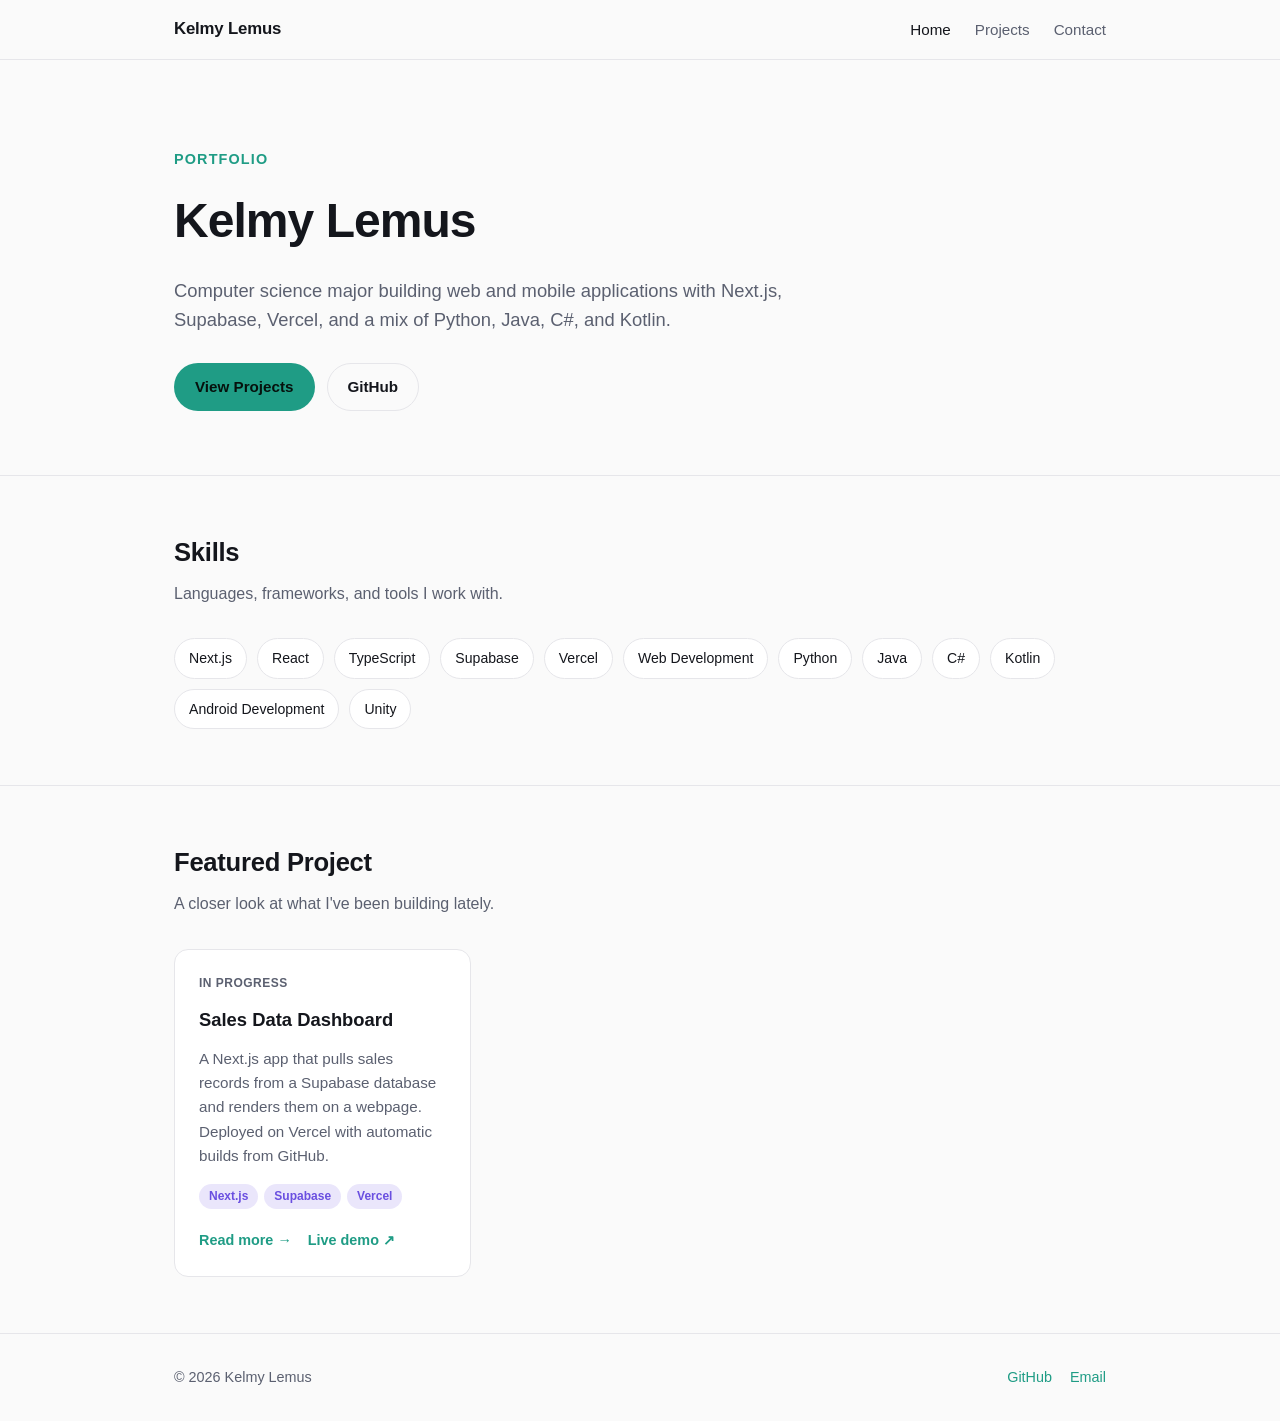
<file: index.html>
<!doctype html>
<html lang="en">
<head>
  <meta charset="UTF-8" />
  <meta name="viewport" content="width=device-width, initial-scale=1.0" />
  <title>Kelmy Lemus</title>
  <meta name="description" content="Portfolio of Kelmy Lemus, a computer science major building web and mobile applications." />
  <link rel="stylesheet" href="assets/style.css" />
</head>
<body>
  <header class="site">
    <nav class="site">
      <a class="brand" href="index.html">Kelmy Lemus</a>
      <ul class="nav-links">
        <li><a href="index.html" class="active">Home</a></li>
        <li><a href="projects.html">Projects</a></li>
        <li><a href="#contact">Contact</a></li>
      </ul>
    </nav>
  </header>

  <main>
    <section class="hero" style="border-top: none;">
      <div class="wrap">
        <p class="eyebrow">Portfolio</p>
        <h1>Kelmy Lemus</h1>
        <p class="lede">
          Computer science major building web and mobile applications with
          Next.js, Supabase, Vercel, and a mix of Python, Java, C#, and Kotlin.
        </p>
        <div class="cta-row">
          <a class="btn btn-primary" href="projects.html">View Projects</a>
          <a class="btn btn-ghost" href="https://github.com/kelmyrl" target="_blank" rel="noopener">GitHub</a>
        </div>
      </div>
    </section>

    <section id="skills">
      <div class="wrap">
        <h2>Skills</h2>
        <p class="section-sub">Languages, frameworks, and tools I work with.</p>
        <div class="skills-grid">
          <span class="skill-tag">Next.js</span>
          <span class="skill-tag">React</span>
          <span class="skill-tag">TypeScript</span>
          <span class="skill-tag">Supabase</span>
          <span class="skill-tag">Vercel</span>
          <span class="skill-tag">Web Development</span>
          <span class="skill-tag">Python</span>
          <span class="skill-tag">Java</span>
          <span class="skill-tag">C#</span>
          <span class="skill-tag">Kotlin</span>
          <span class="skill-tag">Android Development</span>
          <span class="skill-tag">Unity</span>
        </div>
      </div>
    </section>

    <section id="featured-projects">
      <div class="wrap">
        <h2>Featured Project</h2>
        <p class="section-sub">A closer look at what I've been building lately.</p>
        <div class="project-grid">
          <article class="card">
            <span class="status">In Progress</span>
            <h3>Sales Data Dashboard</h3>
            <p>
              A Next.js app that pulls sales records from a Supabase database
              and renders them on a webpage. Deployed on Vercel with
              automatic builds from GitHub.
            </p>
            <div class="tags">
              <span class="tag">Next.js</span>
              <span class="tag">Supabase</span>
              <span class="tag">Vercel</span>
            </div>
            <div class="links">
              <a href="projects/vercel-sales-app.html">Read more &rarr;</a>
              <a href="https://semapi-three.vercel.app/" target="_blank" rel="noopener">Live demo &#8599;</a>
            </div>
          </article>
        </div>
      </div>
    </section>
  </main>

  <footer class="site" id="contact">
    <div class="wrap">
      <span>&copy; 2026 Kelmy Lemus</span>
      <div class="links">
        <a href="https://github.com/kelmyrl" target="_blank" rel="noopener">GitHub</a>
        <a href="mailto:betykelmi@gmail.com">Email</a>
      </div>
    </div>
  </footer>
</body>
</html>
</file>
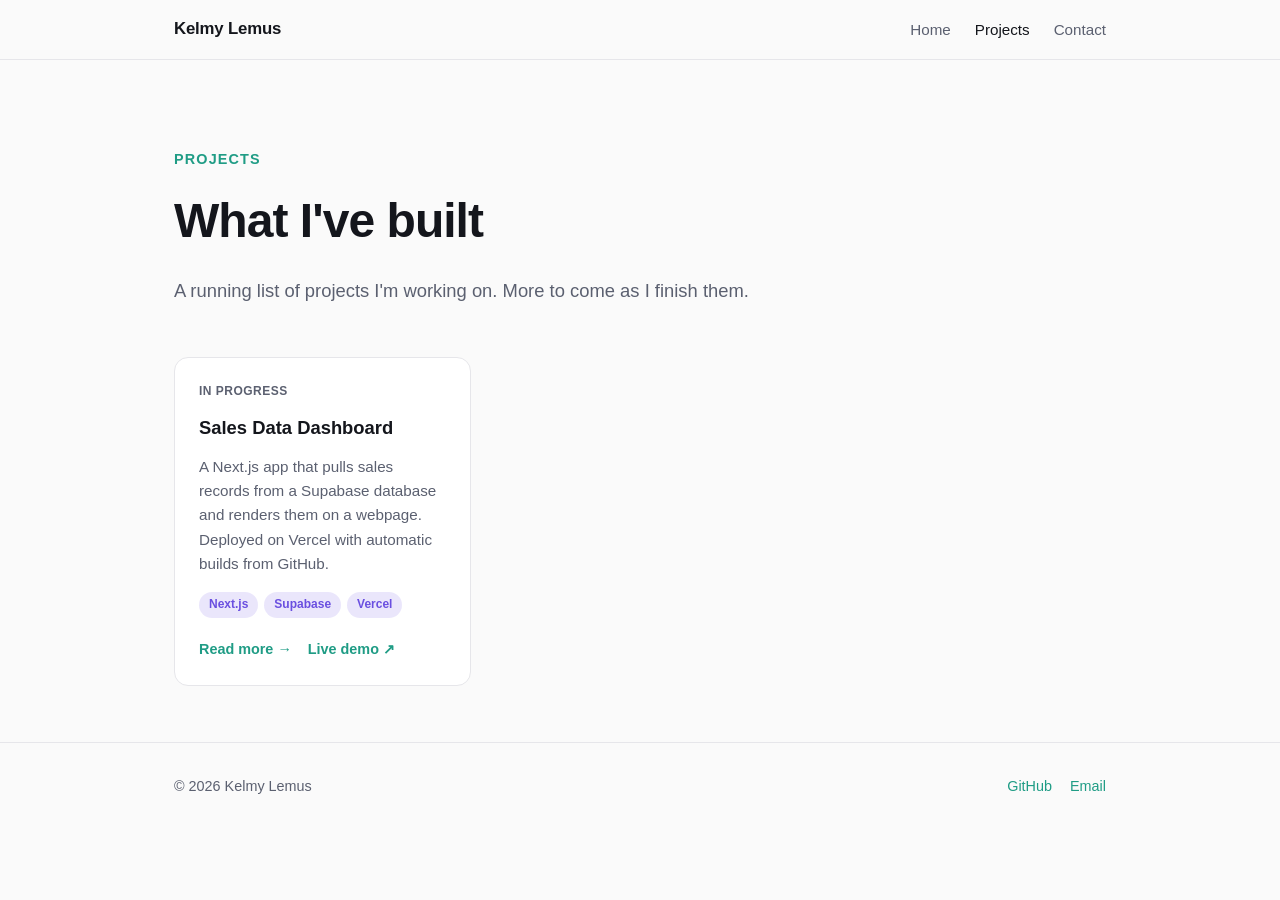
<file: projects.html>
<!doctype html>
<html lang="en">
<head>
  <meta charset="UTF-8" />
  <meta name="viewport" content="width=device-width, initial-scale=1.0" />
  <title>Projects &middot; Kelmy Lemus</title>
  <meta name="description" content="Projects built by Kelmy Lemus." />
  <link rel="stylesheet" href="assets/style.css" />
</head>
<body>
  <header class="site">
    <nav class="site">
      <a class="brand" href="index.html">Kelmy Lemus</a>
      <ul class="nav-links">
        <li><a href="index.html">Home</a></li>
        <li><a href="projects.html" class="active">Projects</a></li>
        <li><a href="index.html#contact">Contact</a></li>
      </ul>
    </nav>
  </header>

  <main>
    <section class="hero" style="border-top: none; padding-bottom: 24px;">
      <div class="wrap">
        <p class="eyebrow">Projects</p>
        <h1>What I've built</h1>
        <p class="lede">A running list of projects I'm working on. More to come as I finish them.</p>
      </div>
    </section>

    <section style="border-top: none; padding-top: 0;">
      <div class="wrap">
        <div class="project-grid">
          <article class="card">
            <span class="status">In Progress</span>
            <h3>Sales Data Dashboard</h3>
            <p>
              A Next.js app that pulls sales records from a Supabase database
              and renders them on a webpage. Deployed on Vercel with
              automatic builds from GitHub.
            </p>
            <div class="tags">
              <span class="tag">Next.js</span>
              <span class="tag">Supabase</span>
              <span class="tag">Vercel</span>
            </div>
            <div class="links">
              <a href="projects/vercel-sales-app.html">Read more &rarr;</a>
              <a href="https://semapi-three.vercel.app/" target="_blank" rel="noopener">Live demo &#8599;</a>
            </div>
          </article>
        </div>
      </div>
    </section>
  </main>

  <footer class="site" id="contact">
    <div class="wrap">
      <span>&copy; 2026 Kelmy Lemus</span>
      <div class="links">
        <a href="https://github.com/kelmyrl" target="_blank" rel="noopener">GitHub</a>
        <a href="mailto:betykelmi@gmail.com">Email</a>
      </div>
    </div>
  </footer>
</body>
</html>
</file>
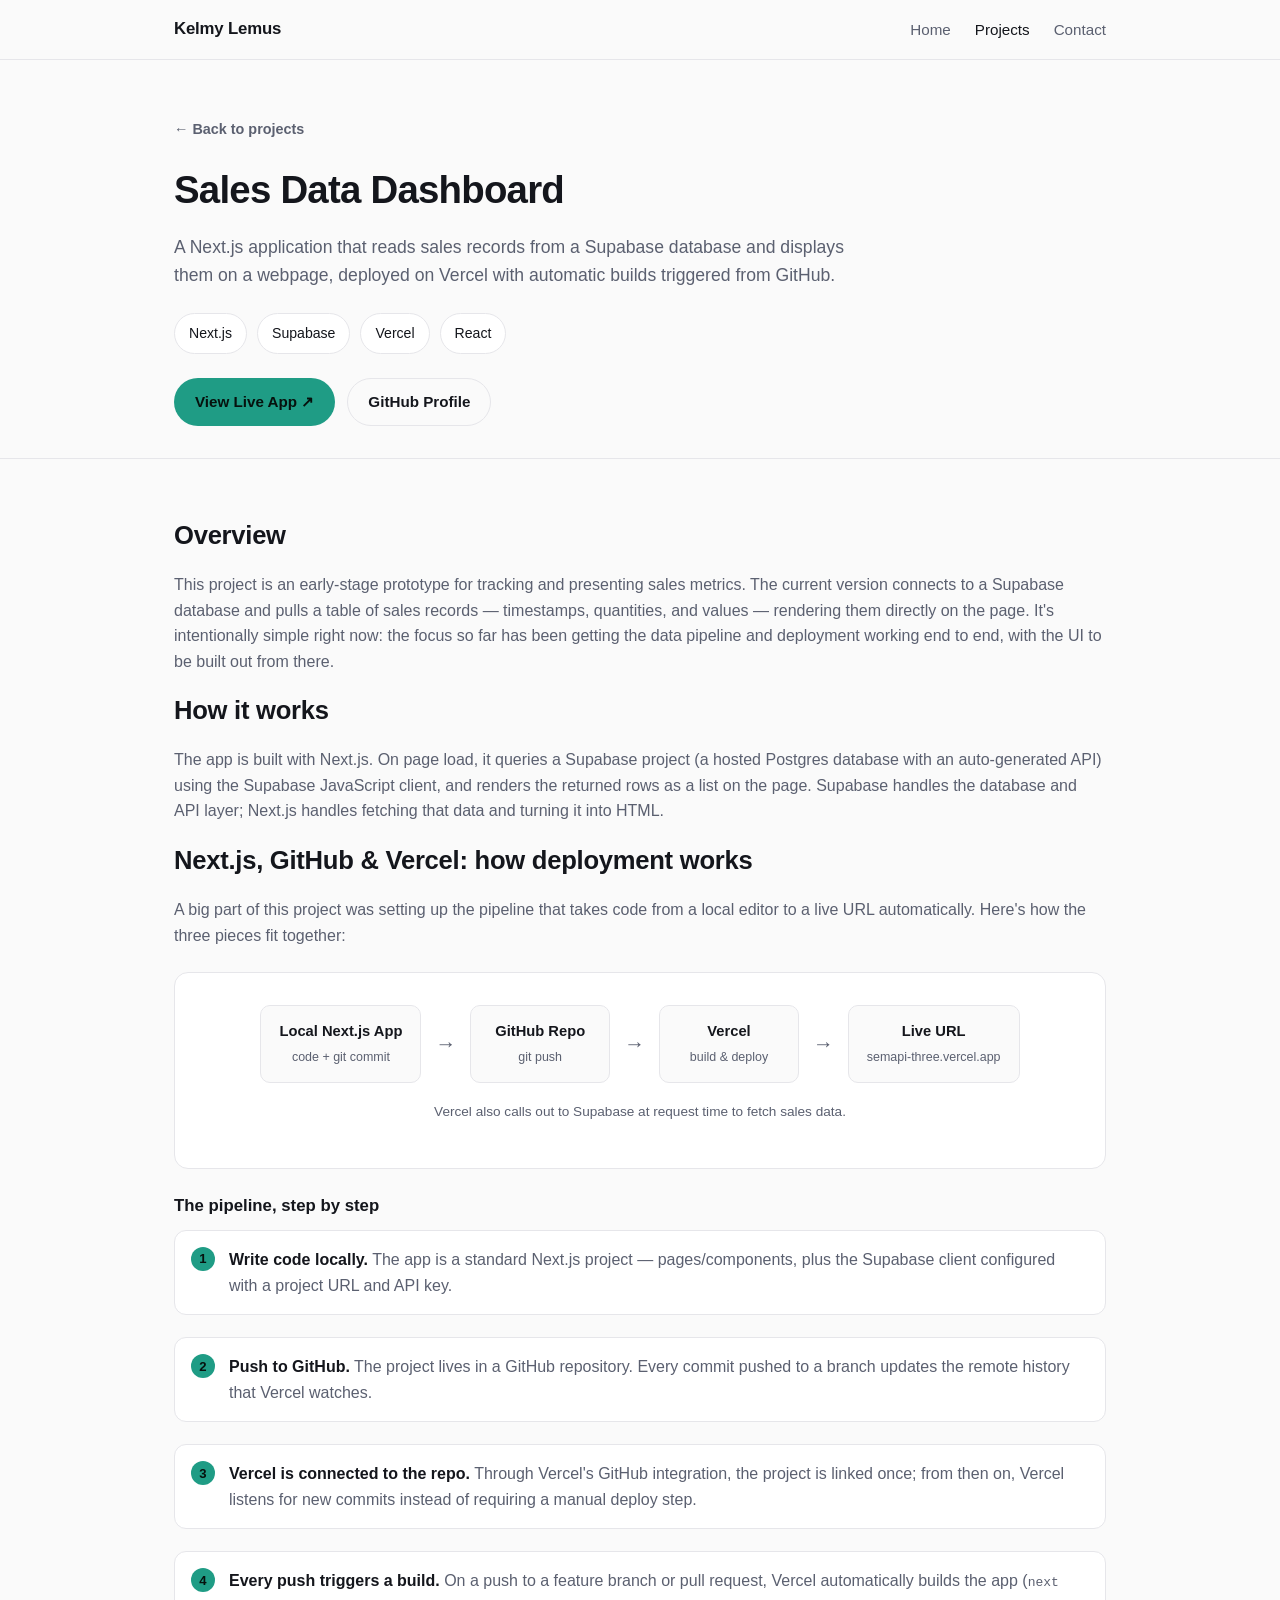
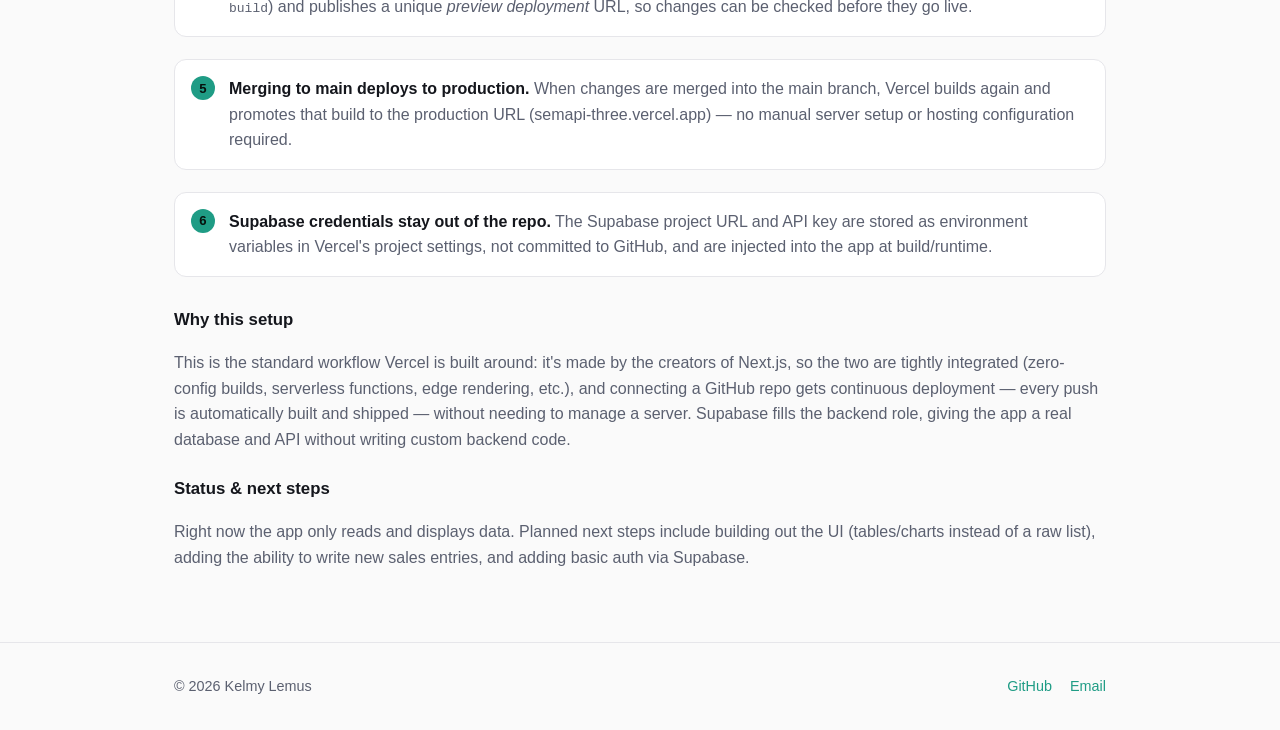
<file: projects/vercel-sales-app.html>
<!doctype html>
<html lang="en">
<head>
  <meta charset="UTF-8" />
  <meta name="viewport" content="width=device-width, initial-scale=1.0" />
  <title>Sales Data Dashboard &middot; Kelmy Lemus</title>
  <meta name="description" content="A Next.js + Supabase sales data app deployed on Vercel, with an explanation of the GitHub-to-Vercel deployment pipeline." />
  <link rel="stylesheet" href="../assets/style.css" />
</head>
<body>
  <header class="site">
    <nav class="site">
      <a class="brand" href="../index.html">Kelmy Lemus</a>
      <ul class="nav-links">
        <li><a href="../index.html">Home</a></li>
        <li><a href="../projects.html" class="active">Projects</a></li>
        <li><a href="../index.html#contact">Contact</a></li>
      </ul>
    </nav>
  </header>

  <main>
    <section class="detail-header" style="border-top: none;">
      <div class="wrap">
        <a class="back-link" href="../projects.html">&larr; Back to projects</a>
        <h1>Sales Data Dashboard</h1>
        <p class="lede">
          A Next.js application that reads sales records from a Supabase
          database and displays them on a webpage, deployed on Vercel with
          automatic builds triggered from GitHub.
        </p>
        <div class="meta-row">
          <span class="skill-tag">Next.js</span>
          <span class="skill-tag">Supabase</span>
          <span class="skill-tag">Vercel</span>
          <span class="skill-tag">React</span>
        </div>
        <div class="cta-row">
          <a class="btn btn-primary" href="https://semapi-three.vercel.app/" target="_blank" rel="noopener">View Live App &#8599;</a>
          <a class="btn btn-ghost" href="https://github.com/kelmyrl" target="_blank" rel="noopener">GitHub Profile</a>
        </div>
      </div>
    </section>

    <section class="detail-body">
      <div class="wrap">
        <h2>Overview</h2>
        <p>
          This project is an early-stage prototype for tracking and
          presenting sales metrics. The current version connects to a
          Supabase database and pulls a table of sales records &mdash;
          timestamps, quantities, and values &mdash; rendering them directly
          on the page. It's intentionally simple right now: the focus so far
          has been getting the data pipeline and deployment working end to
          end, with the UI to be built out from there.
        </p>

        <h2>How it works</h2>
        <p>
          The app is built with Next.js. On page load, it queries a
          Supabase project (a hosted Postgres database with an
          auto-generated API) using the Supabase JavaScript client, and
          renders the returned rows as a list on the page. Supabase handles
          the database and API layer; Next.js handles fetching that data and
          turning it into HTML.
        </p>

        <h2>Next.js, GitHub &amp; Vercel: how deployment works</h2>
        <p>
          A big part of this project was setting up the pipeline that takes
          code from a local editor to a live URL automatically. Here's how
          the three pieces fit together:
        </p>

        <div class="diagram">
          <div class="diagram-row">
            <div class="diagram-box">
              <div class="label">Local Next.js App</div>
              <div class="sub">code + git commit</div>
            </div>
            <div class="diagram-arrow">&rarr;</div>
            <div class="diagram-box">
              <div class="label">GitHub Repo</div>
              <div class="sub">git push</div>
            </div>
            <div class="diagram-arrow">&rarr;</div>
            <div class="diagram-box">
              <div class="label">Vercel</div>
              <div class="sub">build &amp; deploy</div>
            </div>
            <div class="diagram-arrow">&rarr;</div>
            <div class="diagram-box">
              <div class="label">Live URL</div>
              <div class="sub">semapi-three.vercel.app</div>
            </div>
          </div>
          <p class="diagram-caption">
            Vercel also calls out to Supabase at request time to fetch sales data.
          </p>
        </div>

        <h3>The pipeline, step by step</h3>
        <ol class="steps">
          <li>
            <strong>Write code locally.</strong> The app is a standard
            Next.js project &mdash; pages/components, plus the Supabase
            client configured with a project URL and API key.
          </li>
          <li>
            <strong>Push to GitHub.</strong> The project lives in a GitHub
            repository. Every commit pushed to a branch updates the remote
            history that Vercel watches.
          </li>
          <li>
            <strong>Vercel is connected to the repo.</strong> Through
            Vercel's GitHub integration, the project is linked once; from
            then on, Vercel listens for new commits instead of requiring a
            manual deploy step.
          </li>
          <li>
            <strong>Every push triggers a build.</strong> On a push to a
            feature branch or pull request, Vercel automatically builds the
            app (<code>next build</code>) and publishes a unique
            <em>preview deployment</em> URL, so changes can be checked before
            they go live.
          </li>
          <li>
            <strong>Merging to main deploys to production.</strong> When
            changes are merged into the main branch, Vercel builds again and
            promotes that build to the production URL
            (semapi-three.vercel.app) &mdash; no manual server setup or
            hosting configuration required.
          </li>
          <li>
            <strong>Supabase credentials stay out of the repo.</strong> The
            Supabase project URL and API key are stored as environment
            variables in Vercel's project settings, not committed to
            GitHub, and are injected into the app at build/runtime.
          </li>
        </ol>

        <h3>Why this setup</h3>
        <p>
          This is the standard workflow Vercel is built around: it's made by
          the creators of Next.js, so the two are tightly integrated
          (zero-config builds, serverless functions, edge rendering, etc.),
          and connecting a GitHub repo gets continuous deployment &mdash;
          every push is automatically built and shipped &mdash; without
          needing to manage a server. Supabase fills the backend role,
          giving the app a real database and API without writing custom
          backend code.
        </p>

        <h3>Status &amp; next steps</h3>
        <p>
          Right now the app only reads and displays data. Planned next steps
          include building out the UI (tables/charts instead of a raw list),
          adding the ability to write new sales entries, and adding basic
          auth via Supabase.
        </p>
      </div>
    </section>
  </main>

  <footer class="site" id="contact">
    <div class="wrap">
      <span>&copy; 2026 Kelmy Lemus</span>
      <div class="links">
        <a href="https://github.com/kelmyrl" target="_blank" rel="noopener">GitHub</a>
        <a href="mailto:betykelmi@gmail.com">Email</a>
      </div>
    </div>
  </footer>
</body>
</html>
</file>
<file: assets/style.css>
:root {
  color-scheme: light dark;
  --bg: #0b0d12;
  --bg-elev: #12151c;
  --border: #232733;
  --text: #e8eaf0;
  --text-dim: #9aa1b0;
  --accent: #7dd3c0;
  --accent-2: #9b8cff;
  --radius: 14px;
  --max-width: 980px;
}

@media (prefers-color-scheme: light) {
  :root {
    --bg: #fafafa;
    --bg-elev: #ffffff;
    --border: #e6e6ea;
    --text: #14161c;
    --text-dim: #5b6070;
    --accent: #1f9c85;
    --accent-2: #6a4fe0;
  }
}

* {
  box-sizing: border-box;
}

html {
  scroll-behavior: smooth;
}

body {
  margin: 0;
  background: var(--bg);
  color: var(--text);
  font-family: -apple-system, BlinkMacSystemFont, "Segoe UI", Roboto, Helvetica, Arial, sans-serif;
  line-height: 1.6;
}

a {
  color: var(--accent);
  text-decoration: none;
}

a:hover {
  text-decoration: underline;
}

img {
  max-width: 100%;
}

.wrap {
  max-width: var(--max-width);
  margin: 0 auto;
  padding: 0 24px;
}

/* Nav */
header.site {
  border-bottom: 1px solid var(--border);
  position: sticky;
  top: 0;
  background: color-mix(in srgb, var(--bg) 88%, transparent);
  backdrop-filter: blur(8px);
  z-index: 10;
}

nav.site {
  display: flex;
  align-items: center;
  justify-content: space-between;
  padding: 16px 24px;
  max-width: var(--max-width);
  margin: 0 auto;
}

.brand {
  font-weight: 700;
  font-size: 1.05rem;
  color: var(--text);
  letter-spacing: -0.01em;
}

.brand:hover {
  text-decoration: none;
  color: var(--accent);
}

.nav-links {
  display: flex;
  gap: 24px;
  list-style: none;
  margin: 0;
  padding: 0;
}

.nav-links a {
  color: var(--text-dim);
  font-size: 0.95rem;
  font-weight: 500;
}

.nav-links a:hover,
.nav-links a.active {
  color: var(--text);
  text-decoration: none;
}

/* Hero */
.hero {
  padding: 88px 0 64px;
}

.eyebrow {
  color: var(--accent);
  font-weight: 600;
  font-size: 0.9rem;
  text-transform: uppercase;
  letter-spacing: 0.08em;
  margin: 0 0 12px;
}

.hero h1 {
  font-size: clamp(2rem, 5vw, 3rem);
  margin: 0 0 16px;
  letter-spacing: -0.02em;
}

.hero p.lede {
  color: var(--text-dim);
  font-size: 1.15rem;
  max-width: 640px;
  margin: 0 0 28px;
}

.cta-row {
  display: flex;
  gap: 12px;
  flex-wrap: wrap;
}

.btn {
  display: inline-flex;
  align-items: center;
  gap: 8px;
  padding: 11px 20px;
  border-radius: 999px;
  font-weight: 600;
  font-size: 0.95rem;
  border: 1px solid var(--border);
}

.btn:hover {
  text-decoration: none;
}

.btn-primary {
  background: var(--accent);
  color: #06110d;
  border-color: transparent;
}

.btn-primary:hover {
  opacity: 0.9;
}

.btn-ghost {
  color: var(--text);
  background: transparent;
}

.btn-ghost:hover {
  border-color: var(--accent);
}

/* Sections */
section {
  padding: 56px 0;
  border-top: 1px solid var(--border);
}

section > .wrap > h2 {
  font-size: 1.6rem;
  margin: 0 0 8px;
  letter-spacing: -0.01em;
}

section > .wrap > p.section-sub {
  color: var(--text-dim);
  margin: 0 0 32px;
  max-width: 620px;
}

/* Skills */
.skills-grid {
  display: flex;
  flex-wrap: wrap;
  gap: 10px;
}

.skill-tag {
  border: 1px solid var(--border);
  background: var(--bg-elev);
  color: var(--text);
  padding: 8px 14px;
  border-radius: 999px;
  font-size: 0.88rem;
  font-weight: 500;
}

/* Project cards */
.project-grid {
  display: grid;
  grid-template-columns: repeat(auto-fill, minmax(280px, 1fr));
  gap: 20px;
}

.card {
  background: var(--bg-elev);
  border: 1px solid var(--border);
  border-radius: var(--radius);
  padding: 24px;
  display: flex;
  flex-direction: column;
  gap: 12px;
}

.card h3 {
  margin: 0;
  font-size: 1.15rem;
}

.card p {
  color: var(--text-dim);
  margin: 0;
  font-size: 0.95rem;
}

.card .tags {
  display: flex;
  flex-wrap: wrap;
  gap: 6px;
  margin-top: 4px;
}

.card .tag {
  font-size: 0.75rem;
  color: var(--accent-2);
  background: color-mix(in srgb, var(--accent-2) 14%, transparent);
  padding: 3px 10px;
  border-radius: 999px;
  font-weight: 600;
}

.card .status {
  font-size: 0.75rem;
  color: var(--text-dim);
  font-weight: 600;
  text-transform: uppercase;
  letter-spacing: 0.04em;
}

.card .links {
  margin-top: auto;
  display: flex;
  gap: 16px;
  padding-top: 8px;
  font-size: 0.9rem;
  font-weight: 600;
}

/* Detail page */
.detail-header {
  padding: 56px 0 32px;
}

.back-link {
  color: var(--text-dim);
  font-size: 0.9rem;
  font-weight: 600;
}

.detail-header h1 {
  font-size: clamp(1.8rem, 4vw, 2.4rem);
  margin: 18px 0 12px;
  letter-spacing: -0.02em;
}

.detail-header p.lede {
  color: var(--text-dim);
  font-size: 1.1rem;
  max-width: 680px;
  margin: 0 0 24px;
}

.meta-row {
  display: flex;
  flex-wrap: wrap;
  gap: 10px;
  margin-bottom: 24px;
}

.detail-body h2 {
  font-size: 1.3rem;
  margin: 0 0 12px;
  letter-spacing: -0.01em;
}

.detail-body h3 {
  font-size: 1.05rem;
  margin: 24px 0 10px;
}

.detail-body p {
  color: var(--text-dim);
}

.detail-body ul {
  color: var(--text-dim);
  padding-left: 22px;
}

.detail-body li {
  margin-bottom: 6px;
}

/* Diagram */
.diagram {
  border: 1px solid var(--border);
  background: var(--bg-elev);
  border-radius: var(--radius);
  padding: 32px 24px;
  margin: 24px 0;
  overflow-x: auto;
}

.diagram-row {
  display: flex;
  align-items: center;
  justify-content: center;
  gap: 14px;
  min-width: 560px;
}

.diagram-box {
  border: 1px solid var(--border);
  background: var(--bg);
  border-radius: 10px;
  padding: 14px 18px;
  text-align: center;
  min-width: 140px;
}

.diagram-box .label {
  font-weight: 700;
  font-size: 0.92rem;
}

.diagram-box .sub {
  color: var(--text-dim);
  font-size: 0.78rem;
  margin-top: 4px;
}

.diagram-arrow {
  color: var(--text-dim);
  font-size: 1.3rem;
  flex-shrink: 0;
}

.diagram-caption {
  text-align: center;
  color: var(--text-dim);
  font-size: 0.85rem;
  margin-top: 18px;
}

/* Steps */
.steps {
  list-style: none;
  padding: 0;
  margin: 0;
  counter-reset: step;
  display: grid;
  gap: 16px;
}

.steps li {
  counter-increment: step;
  border: 1px solid var(--border);
  background: var(--bg-elev);
  border-radius: 12px;
  padding: 16px 18px 16px 54px;
  position: relative;
  color: var(--text-dim);
}

.steps li::before {
  content: counter(step);
  position: absolute;
  left: 16px;
  top: 16px;
  width: 24px;
  height: 24px;
  border-radius: 50%;
  background: var(--accent);
  color: #06110d;
  font-weight: 700;
  font-size: 0.82rem;
  display: flex;
  align-items: center;
  justify-content: center;
}

.steps strong {
  color: var(--text);
}

/* Footer */
footer.site {
  border-top: 1px solid var(--border);
  padding: 32px 0;
  color: var(--text-dim);
  font-size: 0.9rem;
}

footer.site .wrap {
  display: flex;
  flex-wrap: wrap;
  gap: 12px 24px;
  align-items: center;
  justify-content: space-between;
}

footer.site .links {
  display: flex;
  gap: 18px;
}

@media (max-width: 600px) {
  .nav-links {
    gap: 14px;
  }
  .hero {
    padding: 56px 0 40px;
  }
}
</file>
